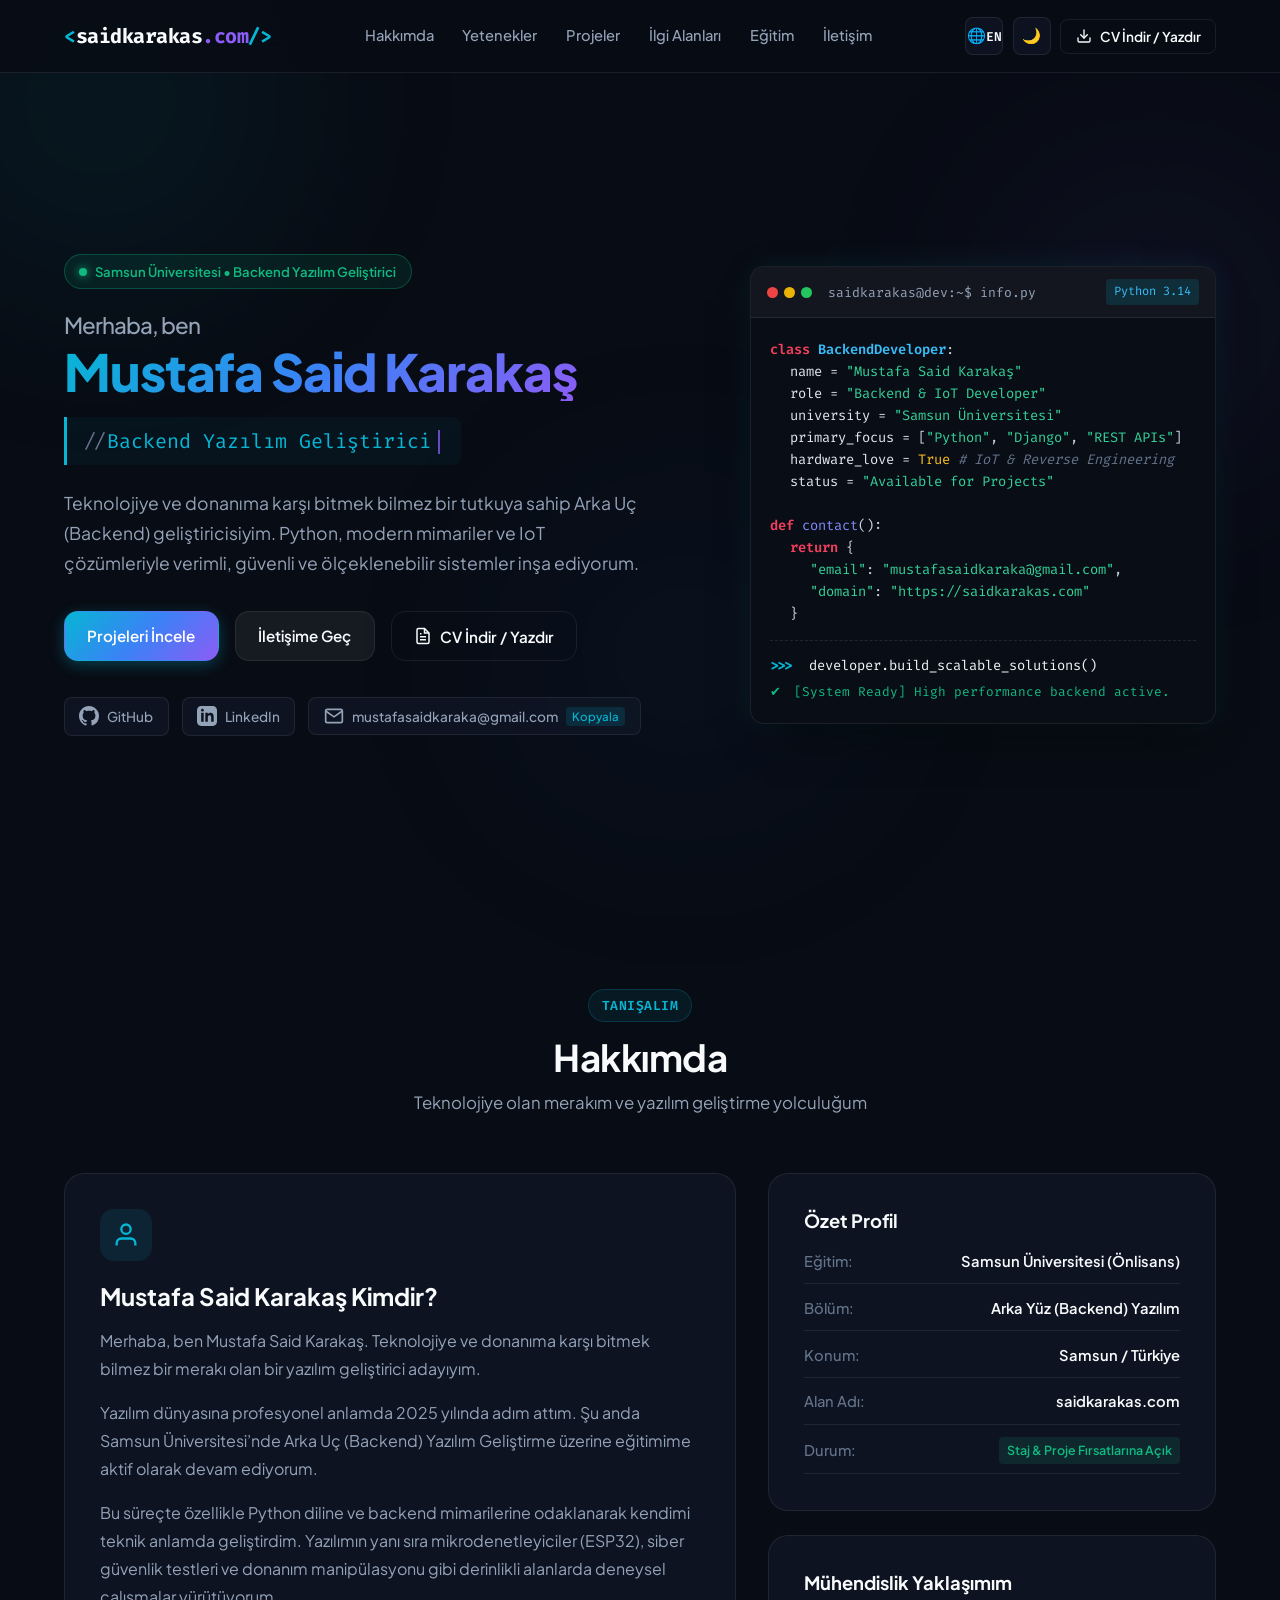
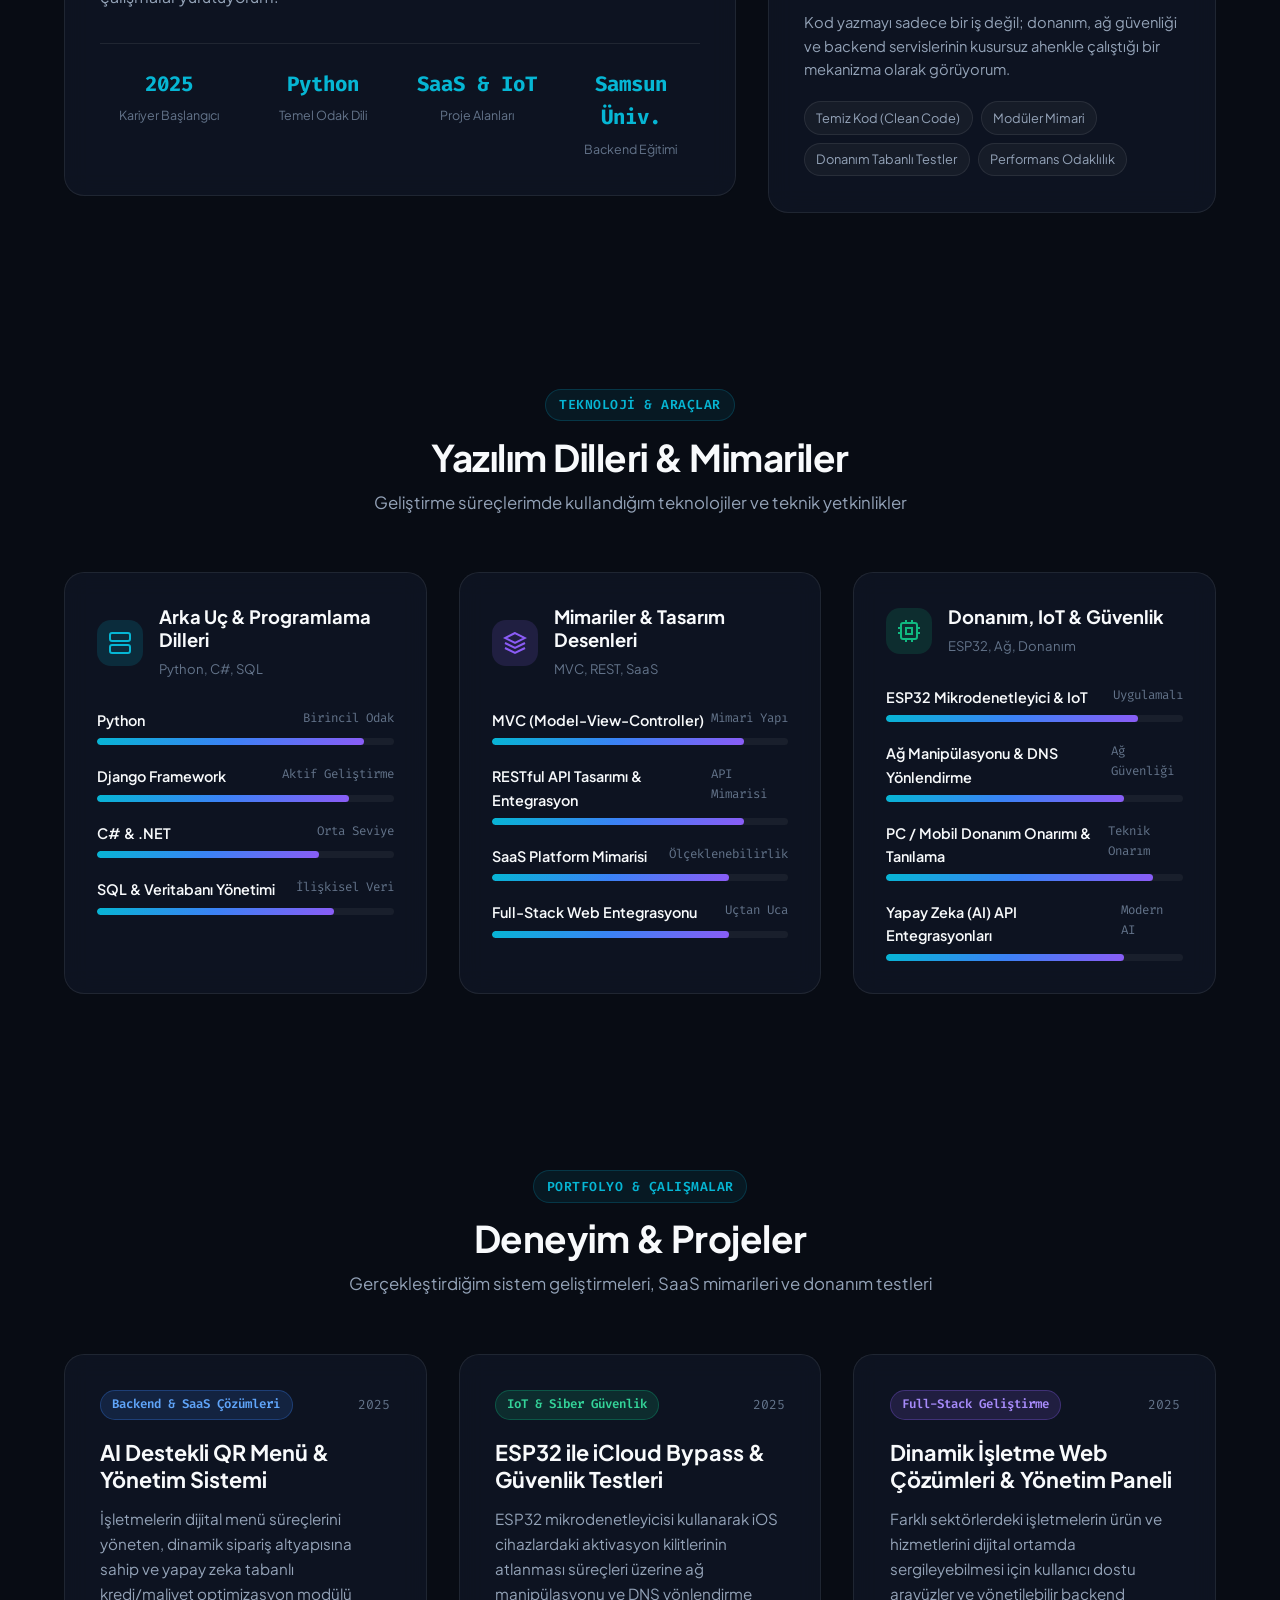
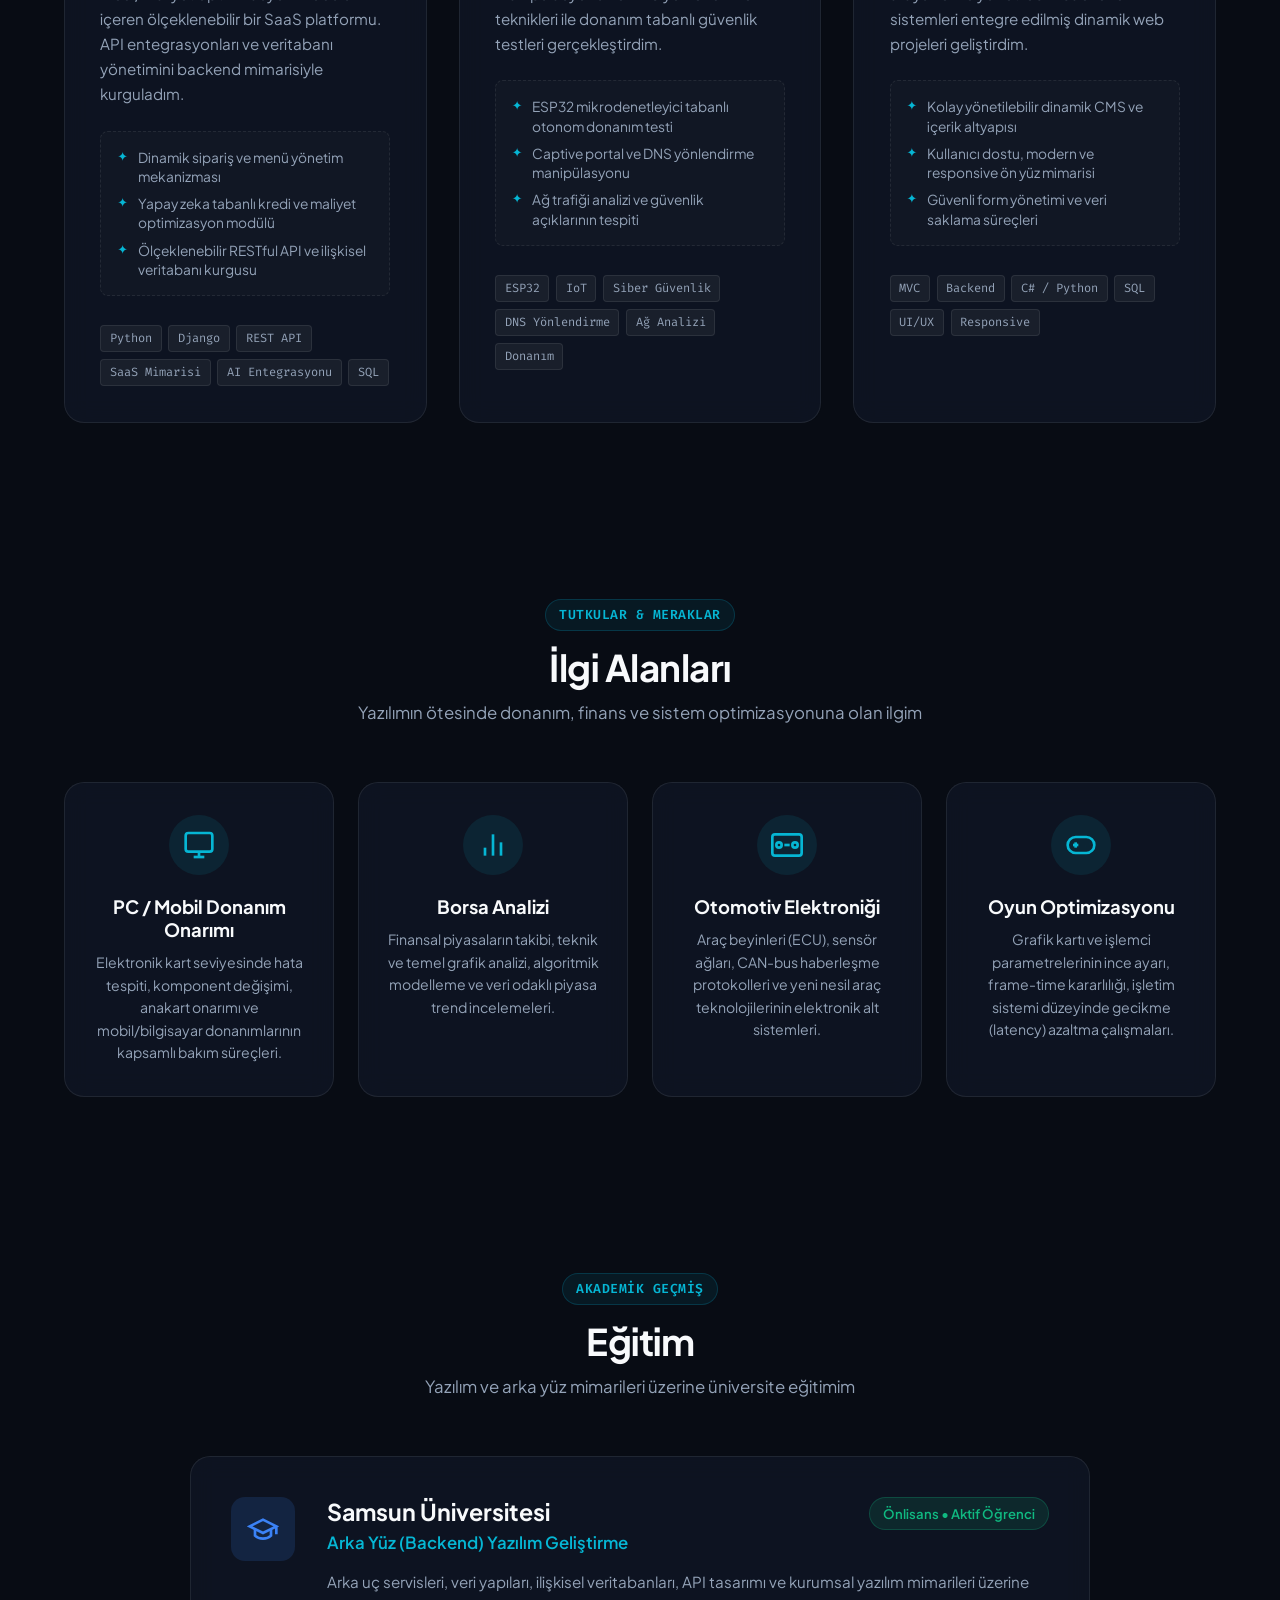
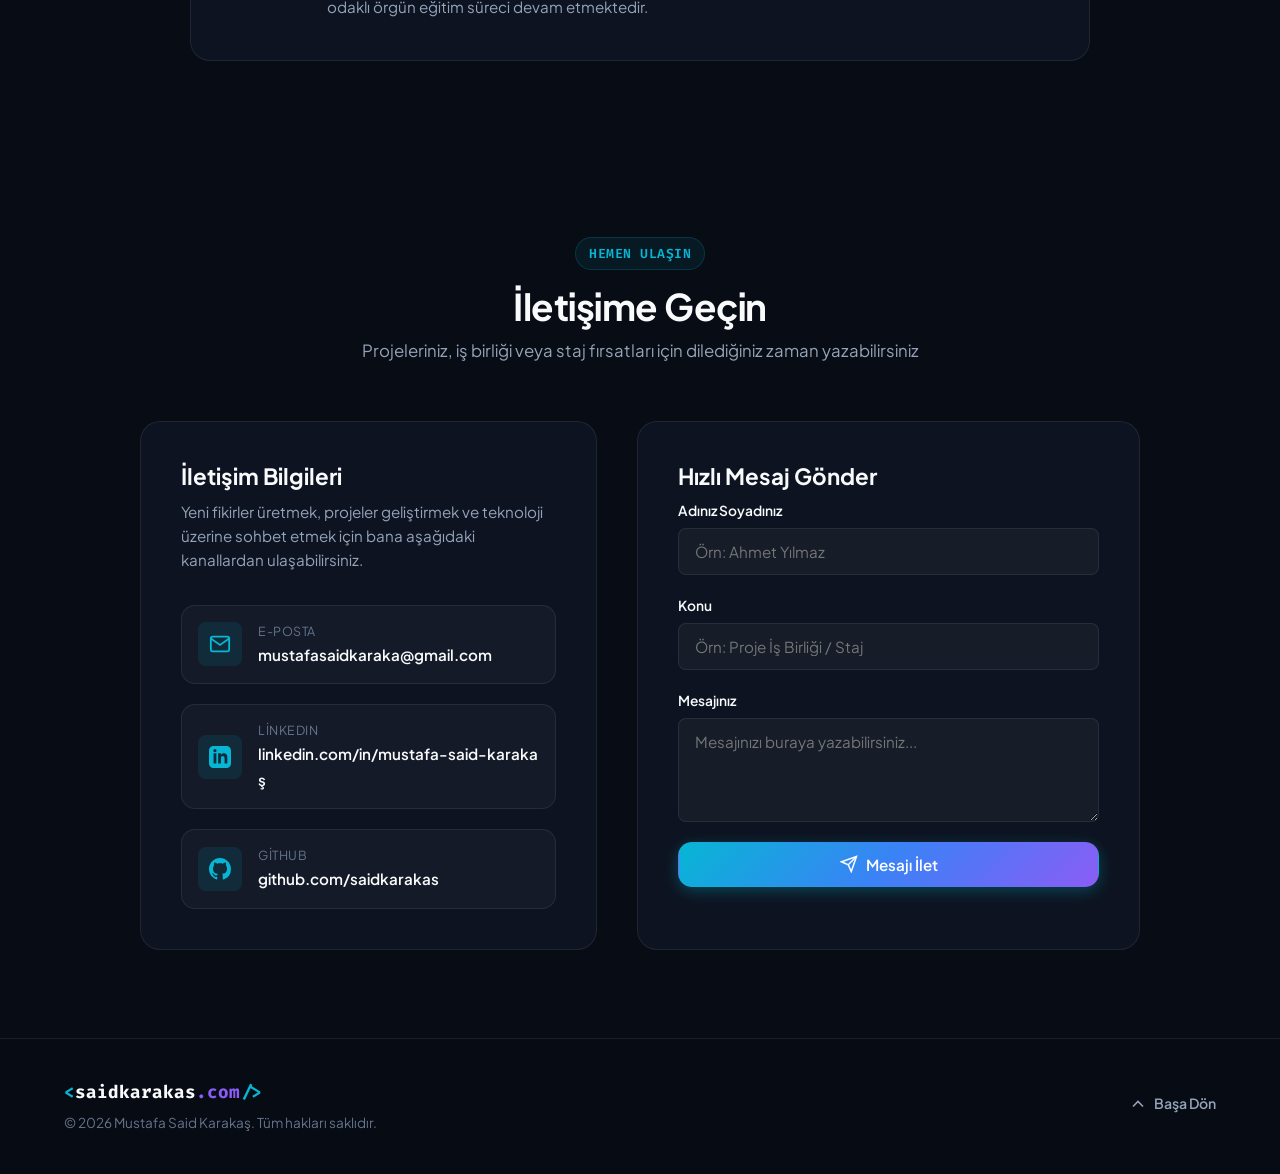
<file: index.html>
<!DOCTYPE html>
<html lang="tr" data-theme="dark">
<head>
  <meta charset="UTF-8">
  <meta name="viewport" content="width=device-width, initial-scale=1.0">
  <title>Mustafa Said Karakaş | Backend Developer &amp; Portfolyo | saidkarakas.com</title>
  <meta name="description" content="Mustafa Said Karakaş (saidkarakas) - Samsun Üniversitesi Backend Yazılım Geliştirici, Python, Django, Donanım &amp; IoT Meraklısı. Kişisel portfolyo ve CV web sitesi.">
  <meta name="keywords" content="Mustafa Said Karakaş, saidkarakas, saidkaraks, said karakas, said karakaş, Backend Developer, Python, Django, Samsun Üniversitesi, IoT, ESP32, Portfolio, CV, saidkarakas.com">
  <meta name="author" content="Mustafa Said Karakaş">
  <meta name="robots" content="index, follow, max-snippet:-1, max-image-preview:large, max-video-preview:-1">
  <link rel="canonical" href="https://saidkarakas.com/">

  <!-- Open Graph / Facebook -->
  <meta property="og:site_name" content="saidkarakas.com">
  <meta property="og:title" content="Mustafa Said Karakaş | Backend Developer &amp; Portfolyo">
  <meta property="og:description" content="Mustafa Said Karakaş (saidkarakas) - Samsun Üniversitesi Backend Yazılım Geliştirici, Python &amp; IoT meraklısı. Kişisel web sitesi.">
  <meta property="og:type" content="website">
  <meta property="og:url" content="https://saidkarakas.com/">
  <meta property="og:locale" content="tr_TR">

  <!-- Twitter Card -->
  <meta name="twitter:card" content="summary">
  <meta name="twitter:title" content="Mustafa Said Karakaş | Backend Developer">
  <meta name="twitter:description" content="Mustafa Said Karakaş (saidkarakas) - Backend Yazılım Geliştirici portfolyo ve CV sitesi.">

  <!-- Schema.org Yapılandırılmış Veri (JSON-LD) -->
  <script type="application/ld+json">
  {
    "@context": "https://schema.org",
    "@graph": [
      {
        "@type": "WebSite",
        "@id": "https://saidkarakas.com/#website",
        "url": "https://saidkarakas.com/",
        "name": "saidkarakas.com",
        "description": "Mustafa Said Karakaş Kişisel Portfolyo ve CV Web Sitesi",
        "publisher": {
          "@id": "https://saidkarakas.com/#person"
        },
        "inLanguage": "tr"
      },
      {
        "@type": "Person",
        "@id": "https://saidkarakas.com/#person",
        "name": "Mustafa Said Karakaş",
        "alternateName": ["saidkarakas", "Said Karakaş", "saidkaraks", "Mustafa Said Karakas"],
        "url": "https://saidkarakas.com/",
        "jobTitle": "Backend Developer",
        "description": "Samsun Üniversitesi Backend Yazılım Geliştirme öğrencisi, Python & IoT geliştiricisi.",
        "alumniOf": {
          "@type": "EducationalOrganization",
          "name": "Samsun Üniversitesi"
        },
        "sameAs": [
          "https://github.com/saidkarakas",
          "https://linkedin.com/in/mustafa-said-karakaş"
        ]
      }
    ]
  }
  </script>

  <!-- Favicon -->
  <link rel="icon" type="image/svg+xml" href="favicon.svg">

  <!-- Google Fonts -->
  <link rel="preconnect" href="https://fonts.googleapis.com">
  <link rel="preconnect" href="https://fonts.gstatic.com" crossorigin>
  <link href="https://fonts.googleapis.com/css2?family=Fira+Code:wght@400;500;600&family=Plus+Jakarta+Sans:wght@300;400;500;600;700;800&display=swap" rel="stylesheet">

  <link rel="stylesheet" href="style.css">
</head>
<body>
  <!-- Ambient background glow elements -->
  <div class="ambient-glow glow-top-left" aria-hidden="true"></div>
  <div class="ambient-glow glow-top-right" aria-hidden="true"></div>
  <div class="ambient-glow glow-bottom-center" aria-hidden="true"></div>

  <!-- Header / Navigation -->
  <header class="navbar" id="navbar">
    <div class="container nav-container">
      <a href="#hero" class="nav-brand" aria-label="Ana Sayfa">
        <span class="brand-bracket">&lt;</span>
        <span class="brand-text">saidkarakas</span>
        <span class="brand-accent">.com</span>
        <span class="brand-bracket">/&gt;</span>
      </a>

      <nav class="nav-links" id="navLinks">
        <a href="#about" class="nav-link" data-i18n="nav.about">Hakkımda</a>
        <a href="#skills" class="nav-link" data-i18n="nav.skills">Yetenekler</a>
        <a href="#projects" class="nav-link" data-i18n="nav.projects">Projeler</a>
        <a href="#interests" class="nav-link" data-i18n="nav.interests">İlgi Alanları</a>
        <a href="#education" class="nav-link" data-i18n="nav.education">Eğitim</a>
        <a href="#contact" class="nav-link" data-i18n="nav.contact">İletişim</a>
      </nav>

      <div class="nav-actions">
        <!-- Dil Değiştirici (TR / EN) -->
        <button id="langToggleBtn" class="action-btn" title="Dili Değiştir / Switch Language" aria-label="Dili Değiştir">
          <span class="btn-icon">🌐</span>
          <span id="langLabel" class="lang-text">EN</span>
        </button>

        <!-- Tema Değiştirici (Dark / Light) -->
        <button id="themeToggleBtn" class="action-btn" title="Karanlık/Aydınlık Mod" aria-label="Tema Modunu Değiştir">
          <span id="themeIcon" class="btn-icon">🌙</span>
        </button>

        <!-- CV Yazdır / PDF İndir -->
        <button id="printCvBtn" class="btn btn-sm btn-outline cv-btn" title="CV Yazdır veya PDF olarak kaydet">
          <svg class="svg-icon" viewBox="0 0 24 24" width="16" height="16" stroke="currentColor" stroke-width="2" fill="none" stroke-linecap="round" stroke-linejoin="round">
            <path d="M21 15v4a2 2 0 0 1-2 2H5a2 2 0 0 1-2-2v-4"></path>
            <polyline points="7 10 12 15 17 10"></polyline>
            <line x1="12" y1="15" x2="12" y2="3"></line>
          </svg>
          <span data-i18n="hero.downloadCv">CV İndir</span>
        </button>

        <!-- Mobil Menü Hamburger -->
        <button id="mobileMenuBtn" class="mobile-toggle-btn" aria-label="Menüyü Aç/Kapat">
          <span></span>
          <span></span>
          <span></span>
        </button>
      </div>
    </div>
  </header>

  <main>
    <!-- HERO SECTION -->
    <section class="hero-section" id="hero">
      <div class="container hero-container">
        <div class="hero-content">
          <div class="status-badge">
            <span class="status-dot"></span>
            <span data-i18n="hero.status">Samsun Üniversitesi • Backend Yazılım Geliştirici</span>
          </div>

          <h1 class="hero-title">
            <span class="greeting" data-i18n="hero.greeting">Merhaba, ben</span>
            <span class="name-gradient">Mustafa Said Karakaş</span>
          </h1>

          <div class="typewriter-box">
            <span class="code-comment">// </span>
            <span class="typewriter-text" id="typewriterText"></span>
            <span class="typewriter-cursor">|</span>
          </div>

          <p class="hero-description" data-i18n="hero.desc">
            Teknolojiye ve donanıma karşı bitmek bilmez bir tutkuya sahip Arka Uç (Backend) geliştiricisiyim. Python, modern mimariler ve IoT çözümleriyle verimli, güvenli ve ölçeklenebilir sistemler inşa ediyorum.
          </p>

          <div class="hero-cta-group">
            <a href="#projects" class="btn btn-primary" data-i18n="hero.btnProjects">
              <span>Projeleri İncele</span>
              <svg class="svg-icon" viewBox="0 0 24 24" width="18" height="18" fill="none" stroke="currentColor" stroke-width="2"><path d="M5 12h14M12 5l7 7-7 7"/></svg>
            </a>
            <a href="#contact" class="btn btn-secondary" data-i18n="hero.btnContact">
              <svg class="svg-icon" viewBox="0 0 24 24" width="18" height="18" fill="none" stroke="currentColor" stroke-width="2"><path d="M4 4h16c1.1 0 2 .9 2 2v12c0 1.1-.9 2-2 2H4c-1.1 0-2-.9-2-2V6c0-1.1.9-2 2-2z"/><polyline points="22,6 12,13 2,6"/></svg>
              <span>İletişime Geç</span>
            </a>
            <button class="btn btn-outline" id="heroPrintCvBtn">
              <svg class="svg-icon" viewBox="0 0 24 24" width="18" height="18" fill="none" stroke="currentColor" stroke-width="2"><path d="M14 2H6a2 2 0 0 0-2 2v16a2 2 0 0 0 2 2h12a2 2 0 0 0 2-2V8z"></path><polyline points="14 2 14 8 20 8"></polyline><line x1="16" y1="13" x2="8" y2="13"></line><line x1="16" y1="17" x2="8" y2="17"></line><polyline points="10 9 9 9 8 9"></polyline></svg>
              <span data-i18n="hero.downloadCv">CV Görüntüle</span>
            </button>
          </div>

          <div class="hero-social-links">
            <a href="https://github.com/saidkarakas" target="_blank" rel="noopener noreferrer" class="social-icon" aria-label="GitHub Profil">
              <svg viewBox="0 0 24 24" width="20" height="20" fill="currentColor"><path d="M12 0C5.37 0 0 5.37 0 12c0 5.31 3.435 9.795 8.205 11.385.6.105.825-.255.825-.57 0-.285-.015-1.23-.015-2.235-3.015.555-3.795-.735-4.035-1.41-.135-.345-.72-1.41-1.23-1.695-.42-.225-1.02-.78-.015-.795.945-.015 1.62.87 1.845 1.23 1.08 1.815 2.805 1.305 3.495.99.105-.78.42-1.305.765-1.605-2.67-.3-5.46-1.335-5.46-5.925 0-1.305.465-2.385 1.23-3.225-.12-.3-.54-1.53.12-3.18 0 0 1.005-.315 3.3 1.23.96-.27 1.98-.405 3-.405s2.04.135 3 .405c2.295-1.56 3.3-1.23 3.3-1.23.66 1.65.24 2.88.12 3.18.765.84 1.23 1.905 1.23 3.225 0 4.605-2.805 5.625-5.475 5.925.435.375.81 1.095.81 2.22 0 1.605-.015 2.895-.015 3.3 0 .315.225.69.825.57A12.02 12.02 0 0024 12c0-6.63-5.37-12-12-12z"/></svg>
              <span>GitHub</span>
            </a>
            <a href="https://linkedin.com/in/mustafa-said-karakaş" target="_blank" rel="noopener noreferrer" class="social-icon" aria-label="LinkedIn Profil">
              <svg viewBox="0 0 24 24" width="20" height="20" fill="currentColor"><path d="M19 0h-14c-2.761 0-5 2.239-5 5v14c0 2.761 2.239 5 5 5h14c2.762 0 5-2.239 5-5v-14c0-2.761-2.238-5-5-5zm-11 19h-3v-11h3v11zm-1.5-12.268c-.966 0-1.75-.79-1.75-1.764s.784-1.764 1.75-1.764 1.75.79 1.75 1.764-.783 1.764-1.75 1.764zm13.5 12.268h-3v-5.604c0-3.368-4-3.113-4 0v5.604h-3v-11h3v1.765c1.396-2.586 7-2.777 7 2.476v6.759z"/></svg>
              <span>LinkedIn</span>
            </a>
            <button class="social-icon copy-email-btn" id="heroCopyEmailBtn" title="E-postayı Kopyala">
              <svg viewBox="0 0 24 24" width="20" height="20" fill="none" stroke="currentColor" stroke-width="2"><path d="M4 4h16c1.1 0 2 .9 2 2v12c0 1.1-.9 2-2 2H4c-1.1 0-2-.9-2-2V6c0-1.1.9-2 2-2z"/><polyline points="22,6 12,13 2,6"/></svg>
              <span id="heroCopyEmailText">mustafasaidkaraka@gmail.com</span>
              <span class="copy-badge" id="heroCopyBadge">Kopyala</span>
            </button>
          </div>
        </div>

        <!-- Hero Interactive Terminal Card -->
        <div class="hero-visual">
          <div class="terminal-card">
            <div class="terminal-header">
              <div class="terminal-dots">
                <span class="dot red"></span>
                <span class="dot yellow"></span>
                <span class="dot green"></span>
              </div>
              <div class="terminal-title">saidkarakas@dev:~$ info.py</div>
              <div class="terminal-badge">Python 3.14</div>
            </div>
            <div class="terminal-body">
              <div class="term-line"><span class="t-keyword">class</span> <span class="t-class">BackendDeveloper</span>:</div>
              <div class="term-line indent-1"><span class="t-prop">name</span> = <span class="t-str">"Mustafa Said Karakaş"</span></div>
              <div class="term-line indent-1"><span class="t-prop">role</span> = <span class="t-str">"Backend & IoT Developer"</span></div>
              <div class="term-line indent-1"><span class="t-prop">university</span> = <span class="t-str">"Samsun Üniversitesi"</span></div>
              <div class="term-line indent-1"><span class="t-prop">primary_focus</span> = [<span class="t-str">"Python"</span>, <span class="t-str">"Django"</span>, <span class="t-str">"REST APIs"</span>]</div>
              <div class="term-line indent-1"><span class="t-prop">hardware_love</span> = <span class="t-bool">True</span>  <span class="t-comment"># IoT & Reverse Engineering</span></div>
              <div class="term-line indent-1"><span class="t-prop">status</span> = <span class="t-str">"Available for Projects"</span></div>
              <div class="term-line"><br></div>
              <div class="term-line"><span class="t-keyword">def</span> <span class="t-func">contact</span>():</div>
              <div class="term-line indent-1"><span class="t-keyword">return</span> {</div>
              <div class="term-line indent-2"><span class="t-str">"email"</span>: <span class="t-str">"mustafasaidkaraka@gmail.com"</span>,</div>
              <div class="term-line indent-2"><span class="t-str">"domain"</span>: <span class="t-str">"https://saidkarakas.com"</span></div>
              <div class="term-line indent-1">}</div>
              <div class="term-prompt">
                <span class="term-arrow">&gt;&gt;&gt;</span>
                <span class="term-run">developer.build_scalable_solutions()</span>
              </div>
              <div class="term-output">
                <span class="output-check">✔</span> [System Ready] High performance backend active.
              </div>
            </div>
          </div>
        </div>
      </div>
    </section>

    <!-- ABOUT SECTION -->
    <section class="section about-section" id="about">
      <div class="container">
        <div class="section-header">
          <div class="section-tag" data-i18n="about.tag">Tanışalım</div>
          <h2 class="section-title" data-i18n="about.title">Hakkımda</h2>
          <p class="section-subtitle" data-i18n="about.subtitle">Teknolojiye olan merakım ve yazılım geliştirme yolculuğum</p>
        </div>

        <div class="about-grid">
          <div class="about-card main-bio-card">
            <div class="card-icon-badge">
              <svg viewBox="0 0 24 24" width="28" height="28" fill="none" stroke="currentColor" stroke-width="2"><path d="M20 21v-2a4 4 0 0 0-4-4H8a4 4 0 0 0-4 4v2"></path><circle cx="12" cy="7" r="4"></circle></svg>
            </div>
            <h3 class="about-heading" data-i18n="about.cardHeading">Mustafa Said Karakaş Kimdir?</h3>
            <p class="about-text" data-i18n="about.p1">
              Merhaba, ben <strong>Mustafa Said Karakaş</strong>. Teknolojiye ve donanıma karşı bitmek bilmez bir merakı olan bir yazılım geliştirici adayıyım. 
            </p>
            <p class="about-text" data-i18n="about.p2">
              Yazılım dünyasına profesyonel anlamda <strong>2025 yılında</strong> adım attım. Şu anda <strong>Samsun Üniversitesi’nde</strong> Arka Uç (Backend) Yazılım Geliştirme üzerine eğitimime aktif olarak devam ediyorum.
            </p>
            <p class="about-text" data-i18n="about.p3">
              Bu süreçte özellikle <strong>Python</strong> diline ve backend mimarilerine odaklanarak kendimi teknik anlamda geliştirdim. Yazılımın yanı sıra mikrodenetleyiciler (ESP32), siber güvenlik testleri ve donanım manipülasyonu gibi derinlikli alanlarda deneysel ve uygulamalı çalışmalar yürütüyorum.
            </p>

            <div class="highlights-row">
              <div class="highlight-item">
                <span class="hl-number">2025</span>
                <span class="hl-label" data-i18n="about.stat1">Kariyer Başlangıcı</span>
              </div>
              <div class="highlight-item">
                <span class="hl-number">Python</span>
                <span class="hl-label" data-i18n="about.stat2">Temel Odak Dili</span>
              </div>
              <div class="highlight-item">
                <span class="hl-number">SaaS & IoT</span>
                <span class="hl-label" data-i18n="about.stat3">Proje Alanları</span>
              </div>
              <div class="highlight-item">
                <span class="hl-number">Samsun Üniv.</span>
                <span class="hl-label" data-i18n="about.stat4">Backend Eğitimi</span>
              </div>
            </div>
          </div>

          <div class="about-sidebar">
            <div class="quick-info-card">
              <h4 class="quick-title" data-i18n="about.quickTitle">Özet Profil</h4>
              <ul class="quick-list">
                <li>
                  <span class="q-label" data-i18n="about.qEdu">Eğitim:</span>
                  <span class="q-val">Samsun Üniversitesi (Önlisans)</span>
                </li>
                <li>
                  <span class="q-label" data-i18n="about.qProg">Bölüm:</span>
                  <span class="q-val">Arka Yüz (Backend) Yazılım</span>
                </li>
                <li>
                  <span class="q-label" data-i18n="about.qLocation">Konum:</span>
                  <span class="q-val">Samsun / Türkiye</span>
                </li>
                <li>
                  <span class="q-label" data-i18n="about.qDomain">Alan Adı:</span>
                  <span class="q-val"><a href="https://saidkarakas.com">saidkarakas.com</a></span>
                </li>
                <li>
                  <span class="q-label" data-i18n="about.qStatus">Durum:</span>
                  <span class="q-val badge-available" data-i18n="about.qAvailable">Staj & Proje Fırsatlarına Açık</span>
                </li>
              </ul>
            </div>

            <div class="architecture-focus-card">
              <h4 class="quick-title" data-i18n="about.focusTitle">Mühendislik Yaklaşımım</h4>
              <p class="focus-desc" data-i18n="about.focusDesc">
                Kod yazmayı sadece bir iş değil; donanım, ağ güvenliği ve backend servislerinin kusursuz ahenkle çalıştığı bir mekanizma olarak görüyorum.
              </p>
              <div class="pill-group">
                <span class="tech-pill">Temiz Kod (Clean Code)</span>
                <span class="tech-pill">Modüler Mimari</span>
                <span class="tech-pill">Donanım Tabanlı Testler</span>
                <span class="tech-pill">Performans Odaklılık</span>
              </div>
            </div>
          </div>
        </div>
      </div>
    </section>

    <!-- SKILLS SECTION -->
    <section class="section skills-section" id="skills">
      <div class="container">
        <div class="section-header">
          <div class="section-tag" data-i18n="skills.tag">Teknoloji & Araçlar</div>
          <h2 class="section-title" data-i18n="skills.title">Yazılım Dilleri & Mimariler</h2>
          <p class="section-subtitle" data-i18n="skills.subtitle">Geliştirme süreçlerimde kullandığım teknolojiler ve teknik yetkinlikler</p>
        </div>

        <div class="skills-grid">
          <!-- Skill Card 1: Backend & Diller -->
          <div class="skill-category-card">
            <div class="skill-cat-header">
              <div class="cat-icon cat-backend">
                <svg viewBox="0 0 24 24" width="24" height="24" fill="none" stroke="currentColor" stroke-width="2"><rect x="2" y="2" width="20" height="8" rx="2" ry="2"></rect><rect x="2" y="14" width="20" height="8" rx="2" ry="2"></rect><line x1="6" y1="6" x2="6.01" y2="6"></line><line x1="6" y1="18" x2="6.01" y2="18"></line></svg>
              </div>
              <div>
                <h3 class="cat-name" data-i18n="skills.catBackend">Arka Uç & Programlama Dilleri</h3>
                <span class="cat-count">Python, C#, SQL</span>
              </div>
            </div>

            <div class="skill-items-list">
              <div class="skill-item">
                <div class="skill-info">
                  <span class="skill-name">Python</span>
                  <span class="skill-level" data-i18n="skills.primaryLevel">Birincil Odak</span>
                </div>
                <div class="progress-bar-bg">
                  <div class="progress-bar-fill" style="width: 90%;"></div>
                </div>
              </div>

              <div class="skill-item">
                <div class="skill-info">
                  <span class="skill-name">Django Framework</span>
                  <span class="skill-level" data-i18n="skills.advancedLevel">Aktif Geliştirme</span>
                </div>
                <div class="progress-bar-bg">
                  <div class="progress-bar-fill" style="width: 85%;"></div>
                </div>
              </div>

              <div class="skill-item">
                <div class="skill-info">
                  <span class="skill-name">C# & .NET</span>
                  <span class="skill-level">Orta Seviye</span>
                </div>
                <div class="progress-bar-bg">
                  <div class="progress-bar-fill" style="width: 75%;"></div>
                </div>
              </div>

              <div class="skill-item">
                <div class="skill-info">
                  <span class="skill-name">SQL & Veritabanı Yönetimi</span>
                  <span class="skill-level">İlişkisel Veri</span>
                </div>
                <div class="progress-bar-bg">
                  <div class="progress-bar-fill" style="width: 80%;"></div>
                </div>
              </div>
            </div>
          </div>

          <!-- Skill Card 2: Mimariler & Prensipler -->
          <div class="skill-category-card">
            <div class="skill-cat-header">
              <div class="cat-icon cat-arch">
                <svg viewBox="0 0 24 24" width="24" height="24" fill="none" stroke="currentColor" stroke-width="2"><polygon points="12 2 2 7 12 12 22 7 12 2"></polygon><polyline points="2 17 12 22 22 17"></polyline><polyline points="2 12 12 17 22 12"></polyline></svg>
              </div>
              <div>
                <h3 class="cat-name" data-i18n="skills.catArch">Mimariler & Tasarım Desenleri</h3>
                <span class="cat-count">MVC, REST, SaaS</span>
              </div>
            </div>

            <div class="skill-items-list">
              <div class="skill-item">
                <div class="skill-info">
                  <span class="skill-name">MVC (Model-View-Controller)</span>
                  <span class="skill-level">Mimari Yapı</span>
                </div>
                <div class="progress-bar-bg">
                  <div class="progress-bar-fill" style="width: 85%;"></div>
                </div>
              </div>

              <div class="skill-item">
                <div class="skill-info">
                  <span class="skill-name">RESTful API Tasarımı & Entegrasyon</span>
                  <span class="skill-level">API Mimarisi</span>
                </div>
                <div class="progress-bar-bg">
                  <div class="progress-bar-fill" style="width: 85%;"></div>
                </div>
              </div>

              <div class="skill-item">
                <div class="skill-info">
                  <span class="skill-name">SaaS Platform Mimarisi</span>
                  <span class="skill-level">Ölçeklenebilirlik</span>
                </div>
                <div class="progress-bar-bg">
                  <div class="progress-bar-fill" style="width: 80%;"></div>
                </div>
              </div>

              <div class="skill-item">
                <div class="skill-info">
                  <span class="skill-name">Full-Stack Web Entegrasyonu</span>
                  <span class="skill-level">Uçtan Uca</span>
                </div>
                <div class="progress-bar-bg">
                  <div class="progress-bar-fill" style="width: 80%;"></div>
                </div>
              </div>
            </div>
          </div>

          <!-- Skill Card 3: Donanım & Siber Güvenlik Testleri -->
          <div class="skill-category-card">
            <div class="skill-cat-header">
              <div class="cat-icon cat-hardware">
                <svg viewBox="0 0 24 24" width="24" height="24" fill="none" stroke="currentColor" stroke-width="2"><rect x="4" y="4" width="16" height="16" rx="2" ry="2"></rect><rect x="9" y="9" width="6" height="6"></rect><line x1="9" y1="1" x2="9" y2="4"></line><line x1="15" y1="1" x2="15" y2="4"></line><line x1="9" y1="20" x2="9" y2="23"></line><line x1="15" y1="20" x2="15" y2="23"></line><line x1="20" y1="9" x2="23" y2="9"></line><line x1="20" y1="14" x2="23" y2="14"></line><line x1="1" y1="9" x2="4" y2="9"></line><line x1="1" y1="14" x2="4" y2="14"></line></svg>
              </div>
              <div>
                <h3 class="cat-name" data-i18n="skills.catIot">Donanım, IoT & Güvenlik</h3>
                <span class="cat-count">ESP32, Ağ, Donanım</span>
              </div>
            </div>

            <div class="skill-items-list">
              <div class="skill-item">
                <div class="skill-info">
                  <span class="skill-name">ESP32 Mikrodenetleyici & IoT</span>
                  <span class="skill-level">Uygulamalı</span>
                </div>
                <div class="progress-bar-bg">
                  <div class="progress-bar-fill" style="width: 85%;"></div>
                </div>
              </div>

              <div class="skill-item">
                <div class="skill-info">
                  <span class="skill-name">Ağ Manipülasyonu & DNS Yönlendirme</span>
                  <span class="skill-level">Ağ Güvenliği</span>
                </div>
                <div class="progress-bar-bg">
                  <div class="progress-bar-fill" style="width: 80%;"></div>
                </div>
              </div>

              <div class="skill-item">
                <div class="skill-info">
                  <span class="skill-name">PC / Mobil Donanım Onarımı & Tanılama</span>
                  <span class="skill-level">Teknik Onarım</span>
                </div>
                <div class="progress-bar-bg">
                  <div class="progress-bar-fill" style="width: 90%;"></div>
                </div>
              </div>

              <div class="skill-item">
                <div class="skill-info">
                  <span class="skill-name">Yapay Zeka (AI) API Entegrasyonları</span>
                  <span class="skill-level">Modern AI</span>
                </div>
                <div class="progress-bar-bg">
                  <div class="progress-bar-fill" style="width: 80%;"></div>
                </div>
              </div>
            </div>
          </div>
        </div>
      </div>
    </section>

    <!-- PROJECTS & EXPERIENCE SECTION -->
    <section class="section projects-section" id="projects">
      <div class="container">
        <div class="section-header">
          <div class="section-tag" data-i18n="projects.tag">Portfolyo & Çalışmalar</div>
          <h2 class="section-title" data-i18n="projects.title">Deneyim & Projeler</h2>
          <p class="section-subtitle" data-i18n="projects.subtitle">Gerçekleştirdiğim sistem geliştirmeleri, SaaS mimarileri ve donanım testleri</p>
        </div>

        <div class="projects-grid">
          <!-- Proje 1: AI Destekli QR Menü & SaaS Platformu -->
          <article class="project-card featured-project">
            <div class="project-card-header">
              <div class="project-badge badge-saas">Backend & SaaS Çözümleri</div>
              <span class="project-year">2025</span>
            </div>
            <div class="project-body">
              <h3 class="project-title" data-i18n="projects.p1.title">AI Destekli QR Menü & Yönetim Sistemi</h3>
              <p class="project-description" data-i18n="projects.p1.desc">
                İşletmelerin dijital menü süreçlerini yöneten, dinamik sipariş altyapısına sahip ve yapay zeka tabanlı kredi/maliyet optimizasyon modülü içeren ölçeklenebilir bir SaaS platformu. API entegrasyonları ve veritabanı yönetimini backend mimarisiyle sıfırdan kurgulandı.
              </p>
              
              <div class="project-features">
                <div class="p-feature">
                  <span class="feature-bullet">✦</span>
                  <span data-i18n="projects.p1.f1">Dinamik sipariş ve menü yönetim mekanizması</span>
                </div>
                <div class="p-feature">
                  <span class="feature-bullet">✦</span>
                  <span data-i18n="projects.p1.f2">Yapay zeka tabanlı kredi ve maliyet optimizasyon modülü</span>
                </div>
                <div class="p-feature">
                  <span class="feature-bullet">✦</span>
                  <span data-i18n="projects.p1.f3">Ölçeklenebilir RESTful API ve ilişkisel veritabanı kurgusu</span>
                </div>
              </div>

              <div class="project-tags">
                <span class="tag">Python</span>
                <span class="tag">Django</span>
                <span class="tag">REST API</span>
                <span class="tag">SaaS Mimarisi</span>
                <span class="tag">AI Entegrasyonu</span>
                <span class="tag">SQL</span>
              </div>
            </div>
          </article>

          <!-- Proje 2: ESP32 ile iCloud Bypass & Güvenlik Testleri -->
          <article class="project-card">
            <div class="project-card-header">
              <div class="project-badge badge-iot">IoT & Siber Güvenlik</div>
              <span class="project-year">2025</span>
            </div>
            <div class="project-body">
              <h3 class="project-title" data-i18n="projects.p2.title">ESP32 ile iCloud Bypass & Güvenlik Testleri</h3>
              <p class="project-description" data-i18n="projects.p2.desc">
                ESP32 mikrodenetleyicisi kullanarak iOS cihazlardaki aktivasyon kilitlerinin atlanması süreçleri üzerine ağ manipülasyonu ve DNS yönlendirme teknikleri ile donanım tabanlı güvenlik testleri gerçekleştirildi.
              </p>
              
              <div class="project-features">
                <div class="p-feature">
                  <span class="feature-bullet">✦</span>
                  <span data-i18n="projects.p2.f1">ESP32 mikrodenetleyici tabanlı otonom donanım testi</span>
                </div>
                <div class="p-feature">
                  <span class="feature-bullet">✦</span>
                  <span data-i18n="projects.p2.f2">Captive portal ve DNS yönlendirme manipülasyonu</span>
                </div>
                <div class="p-feature">
                  <span class="feature-bullet">✦</span>
                  <span data-i18n="projects.p2.f3">Ağ trafiği analizi ve güvenlik açıklarının tespiti</span>
                </div>
              </div>

              <div class="project-tags">
                <span class="tag">ESP32</span>
                <span class="tag">IoT</span>
                <span class="tag">Siber Güvenlik</span>
                <span class="tag">DNS Yönlendirme</span>
                <span class="tag">Ağ Analizi</span>
                <span class="tag">Donanım</span>
              </div>
            </div>
          </article>

          <!-- Proje 3: Full-Stack Geliştirme -->
          <article class="project-card">
            <div class="project-card-header">
              <div class="project-badge badge-web">Full-Stack Geliştirme</div>
              <span class="project-year">2025</span>
            </div>
            <div class="project-body">
              <h3 class="project-title" data-i18n="projects.p3.title">Dinamik İşletme Web Çözümleri & Yönetim Paneli</h3>
              <p class="project-description" data-i18n="projects.p3.desc">
                Farklı sektörlerdeki işletmelerin ürün ve hizmetlerini dijital ortamda sergileyebilmesi için kullanıcı dostu arayüzler ve yönetilebilir backend sistemleri entegre edilmiş dinamik web projeleri geliştirildi.
              </p>
              
              <div class="project-features">
                <div class="p-feature">
                  <span class="feature-bullet">✦</span>
                  <span data-i18n="projects.p3.f1">Kolay yönetilebilir dinamik CMS ve içerik altyapısı</span>
                </div>
                <div class="p-feature">
                  <span class="feature-bullet">✦</span>
                  <span data-i18n="projects.p3.f2">Kullanıcı dostu, modern ve responsive ön yüz mimarisi</span>
                </div>
                <div class="p-feature">
                  <span class="feature-bullet">✦</span>
                  <span data-i18n="projects.p3.f3">Güvenli form yönetimi ve veri saklama süreçleri</span>
                </div>
              </div>

              <div class="project-tags">
                <span class="tag">MVC</span>
                <span class="tag">Backend</span>
                <span class="tag">C# / Python</span>
                <span class="tag">SQL</span>
                <span class="tag">UI/UX</span>
                <span class="tag">Responsive</span>
              </div>
            </div>
          </article>
        </div>
      </div>
    </section>

    <!-- INTERESTS SECTION -->
    <section class="section interests-section" id="interests">
      <div class="container">
        <div class="section-header">
          <div class="section-tag" data-i18n="interests.tag">Tutkular & Meraklar</div>
          <h2 class="section-title" data-i18n="interests.title">İlgi Alanları</h2>
          <p class="section-subtitle" data-i18n="interests.subtitle">Yazılımın ötesinde donanım, finans ve sistem optimizasyonuna olan ilgim</p>
        </div>

        <div class="interests-grid">
          <!-- İlgi 1: PC/Mobil Donanım Onarımı -->
          <div class="interest-box">
            <div class="interest-icon-wrap">
              <svg viewBox="0 0 24 24" width="32" height="32" fill="none" stroke="currentColor" stroke-width="2"><rect x="2" y="3" width="20" height="14" rx="2" ry="2"></rect><line x1="8" y1="21" x2="16" y2="21"></line><line x1="12" y1="17" x2="12" y2="21"></line></svg>
            </div>
            <h3 class="interest-title" data-i18n="interests.i1.title">PC / Mobil Donanım Onarımı</h3>
            <p class="interest-text" data-i18n="interests.i1.desc">
              Elektronik kart seviyesinde hata tespiti, komponent değişimi, anakart onarımı ve mobil/bilgisayar donanımlarının kapsamlı bakım süreçleri.
            </p>
          </div>

          <!-- İlgi 2: Borsa Analizi -->
          <div class="interest-box">
            <div class="interest-icon-wrap">
              <svg viewBox="0 0 24 24" width="32" height="32" fill="none" stroke="currentColor" stroke-width="2"><line x1="18" y1="20" x2="18" y2="10"></line><line x1="12" y1="20" x2="12" y2="4"></line><line x1="6" y1="20" x2="6" y2="14"></line></svg>
            </div>
            <h3 class="interest-title" data-i18n="interests.i2.title">Borsa Analizi</h3>
            <p class="interest-text" data-i18n="interests.i2.desc">
              Finansal piyasaların takibi, teknik ve temel grafik analizi, algoritmik modelleme ve veri odaklı piyasa trend incelemeleri.
            </p>
          </div>

          <!-- İlgi 3: Otomotiv Elektroniği -->
          <div class="interest-box">
            <div class="interest-icon-wrap">
              <svg viewBox="0 0 24 24" width="32" height="32" fill="none" stroke="currentColor" stroke-width="2"><rect x="1" y="4" width="22" height="16" rx="2" ry="2"></rect><circle cx="6" cy="12" r="2"></circle><circle cx="18" cy="12" r="2"></circle><path d="M10 12h4"></path></svg>
            </div>
            <h3 class="interest-title" data-i18n="interests.i3.title">Otomotiv Elektroniği</h3>
            <p class="interest-text" data-i18n="interests.i3.desc">
              Araç beyinleri (ECU), sensör ağları, CAN-bus haberleşme protokolleri ve yeni nesil araç teknolojilerinin elektronik alt sistemleri.
            </p>
          </div>

          <!-- İlgi 4: Oyun Optimizasyonu -->
          <div class="interest-box">
            <div class="interest-icon-wrap">
              <svg viewBox="0 0 24 24" width="32" height="32" fill="none" stroke="currentColor" stroke-width="2"><line x1="6" y1="12" x2="10" y2="12"></line><line x1="8" y1="10" x2="8" y2="14"></line><line x1="15" y1="13" x2="15.01" y2="13"></line><line x1="18" y1="11" x2="18.01" y2="11"></line><rect x="2" y="6" width="20" height="12" rx="6"></rect></svg>
            </div>
            <h3 class="interest-title" data-i18n="interests.i4.title">Oyun Optimizasyonu</h3>
            <p class="interest-text" data-i18n="interests.i4.desc">
              Grafik kartı ve işlemci parametrelerinin ince ayarı, frame-time kararlılığı, işletim sistemi düzeyinde gecikme (latency) azaltma çalışmaları.
            </p>
          </div>
        </div>
      </div>
    </section>

    <!-- EDUCATION SECTION -->
    <section class="section education-section" id="education">
      <div class="container">
        <div class="section-header">
          <div class="section-tag" data-i18n="edu.tag">Akademik Geçmiş</div>
          <h2 class="section-title" data-i18n="edu.title">Eğitim</h2>
          <p class="section-subtitle" data-i18n="edu.subtitle">Yazılım ve arka yüz mimarileri üzerine üniversite eğitimim</p>
        </div>

        <div class="education-card">
          <div class="edu-logo-badge">
            <svg viewBox="0 0 24 24" width="32" height="32" fill="none" stroke="currentColor" stroke-width="2"><path d="M22 10v6M2 10l10-5 10 5-10 5z"></path><path d="M6 12v5c3 3 9 3 12 0v-5"></path></svg>
          </div>
          <div class="edu-details">
            <div class="edu-top">
              <div>
                <h3 class="edu-school" data-i18n="edu.school">Samsun Üniversitesi</h3>
                <span class="edu-program" data-i18n="edu.program">Arka Yüz (Backend) Yazılım Geliştirme</span>
              </div>
              <div class="edu-badge" data-i18n="edu.badge">Önlisans • Aktif Öğrenci</div>
            </div>
            <p class="edu-desc" data-i18n="edu.desc">
              Arka uç servisleri, veri yapıları, ilişkisel veritabanları, API tasarımı ve kurumsal yazılım mimarileri üzerine odaklı örgün eğitim süreci devam etmektedir.
            </p>
          </div>
        </div>
      </div>
    </section>

    <!-- CONTACT SECTION -->
    <section class="section contact-section" id="contact">
      <div class="container">
        <div class="section-header">
          <div class="section-tag" data-i18n="contact.tag">Hemen Ulaşın</div>
          <h2 class="section-title" data-i18n="contact.title">İletişime Geçin</h2>
          <p class="section-subtitle" data-i18n="contact.subtitle">Projeleriniz, iş birliği veya staj fırsatları için dilediğiniz zaman yazabilirsiniz</p>
        </div>

        <div class="contact-grid">
          <!-- İletişim Kanalları Kartı -->
          <div class="contact-info-card">
            <h3 class="contact-card-title" data-i18n="contact.channelsTitle">İletişim Bilgileri</h3>
            <p class="contact-card-desc" data-i18n="contact.channelsDesc">
              Yeni fikirler üretmek, projeler geliştirmek ve teknoloji üzerine sohbet etmek için bana aşağıdaki kanallardan ulaşabilirsiniz.
            </p>

            <div class="contact-items">
              <a href="mailto:mustafasaidkaraka@gmail.com" class="contact-row">
                <div class="contact-icon">
                  <svg viewBox="0 0 24 24" width="22" height="22" fill="none" stroke="currentColor" stroke-width="2"><path d="M4 4h16c1.1 0 2 .9 2 2v12c0 1.1-.9 2-2 2H4c-1.1 0-2-.9-2-2V6c0-1.1.9-2 2-2z"/><polyline points="22,6 12,13 2,6"/></svg>
                </div>
                <div>
                  <span class="c-title" data-i18n="contact.emailLabel">E-Posta</span>
                  <span class="c-val">mustafasaidkaraka@gmail.com</span>
                </div>
              </a>

              <a href="https://linkedin.com/in/mustafa-said-karakaş" target="_blank" rel="noopener noreferrer" class="contact-row">
                <div class="contact-icon">
                  <svg viewBox="0 0 24 24" width="22" height="22" fill="currentColor"><path d="M19 0h-14c-2.761 0-5 2.239-5 5v14c0 2.761 2.239 5 5 5h14c2.762 0 5-2.239 5-5v-14c0-2.761-2.238-5-5-5zm-11 19h-3v-11h3v11zm-1.5-12.268c-.966 0-1.75-.79-1.75-1.764s.784-1.764 1.75-1.764 1.75.79 1.75 1.764-.783 1.764-1.75 1.764zm13.5 12.268h-3v-5.604c0-3.368-4-3.113-4 0v5.604h-3v-11h3v1.765c1.396-2.586 7-2.777 7 2.476v6.759z"/></svg>
                </div>
                <div>
                  <span class="c-title">LinkedIn</span>
                  <span class="c-val">linkedin.com/in/mustafa-said-karakaş</span>
                </div>
              </a>

              <a href="https://github.com/saidkarakas" target="_blank" rel="noopener noreferrer" class="contact-row">
                <div class="contact-icon">
                  <svg viewBox="0 0 24 24" width="22" height="22" fill="currentColor"><path d="M12 0C5.37 0 0 5.37 0 12c0 5.31 3.435 9.795 8.205 11.385.6.105.825-.255.825-.57 0-.285-.015-1.23-.015-2.235-3.015.555-3.795-.735-4.035-1.41-.135-.345-.72-1.41-1.23-1.695-.42-.225-1.02-.78-.015-.795.945-.015 1.62.87 1.845 1.23 1.08 1.815 2.805 1.305 3.495.99.105-.78.42-1.305.765-1.605-2.67-.3-5.46-1.335-5.46-5.925 0-1.305.465-2.385 1.23-3.225-.12-.3-.54-1.53.12-3.18 0 0 1.005-.315 3.3 1.23.96-.27 1.98-.405 3-.405s2.04.135 3 .405c2.295-1.56 3.3-1.23 3.3-1.23.66 1.65.24 2.88.12 3.18.765.84 1.23 1.905 1.23 3.225 0 4.605-2.805 5.625-5.475 5.925.435.375.81 1.095.81 2.22 0 1.605-.015 2.895-.015 3.3 0 .315.225.69.825.57A12.02 12.02 0 0024 12c0-6.63-5.37-12-12-12z"/></svg>
                </div>
                <div>
                  <span class="c-title">GitHub</span>
                  <span class="c-val">github.com/saidkarakas</span>
                </div>
              </a>
            </div>
          </div>

          <!-- Hızlı Mesaj Formu (Doğrudan mailto tetikler) -->
          <div class="contact-form-card">
            <h3 class="contact-card-title" data-i18n="contact.formTitle">Hızlı Mesaj Gönder</h3>
            <form id="contactForm" class="contact-form">
              <div class="form-group">
                <label for="senderName" data-i18n="contact.formName">Adınız Soyadınız</label>
                <input type="text" id="senderName" required placeholder="Örn: Ahmet Yılmaz">
              </div>

              <div class="form-group">
                <label for="senderSubject" data-i18n="contact.formSubject">Konu</label>
                <input type="text" id="senderSubject" required placeholder="Örn: Proje İş Birliği / Staj">
              </div>

              <div class="form-group">
                <label for="senderMessage" data-i18n="contact.formMessage">Mesajınız</label>
                <textarea id="senderMessage" rows="4" required placeholder="Mesajınızı buraya yazabilirsiniz..."></textarea>
              </div>

              <button type="submit" class="btn btn-primary btn-block" id="sendFormBtn">
                <svg class="svg-icon" viewBox="0 0 24 24" width="18" height="18" fill="none" stroke="currentColor" stroke-width="2"><line x1="22" y1="2" x2="11" y2="13"></line><polygon points="22 2 15 22 11 13 2 9 22 2"></polygon></svg>
                <span data-i18n="contact.sendBtn">Mesajı İlet</span>
              </button>
            </form>
          </div>
        </div>
      </div>
    </section>
  </main>

  <!-- FOOTER -->
  <footer class="footer">
    <div class="container footer-container">
      <div class="footer-left">
        <a href="#hero" class="footer-brand">
          <span class="brand-bracket">&lt;</span>saidkarakas<span class="brand-accent">.com</span><span class="brand-bracket">/&gt;</span>
        </a>
        <p class="footer-copy">
          © <span id="currentYear">2026</span> Mustafa Said Karakaş. <span data-i18n="footer.rights">Tüm hakları saklıdır.</span>
        </p>
      </div>
      <div class="footer-right">
        <a href="#hero" class="back-to-top" title="Yukarı Çık" aria-label="Yukarı Çık">
          <svg viewBox="0 0 24 24" width="20" height="20" fill="none" stroke="currentColor" stroke-width="2"><polyline points="18 15 12 9 6 15"></polyline></svg>
          <span data-i18n="footer.top">Başa Dön</span>
        </a>
      </div>
    </div>
  </footer>

  <script src="script.js"></script>
</body>
</html>
</file>
<file: style.css>
/* ==========================================================================
   MUSTAFA SAİD KARAKAŞ - PORTFOLIO & CV DESIGN SYSTEM
   Modern, Dark-First, Glassmorphic, Print-Optimized
   ========================================================================== */

:root {
  /* Color Palette - Dark Theme Default */
  --bg-primary: #080c14;
  --bg-secondary: #0f172a;
  --bg-card: rgba(17, 24, 39, 0.7);
  --bg-card-hover: rgba(30, 41, 59, 0.8);
  --bg-glass: rgba(255, 255, 255, 0.03);
  
  --border-color: rgba(255, 255, 255, 0.08);
  --border-glow: rgba(6, 182, 212, 0.3);
  
  --text-primary: #f8fafc;
  --text-secondary: #94a3b8;
  --text-muted: #64748b;
  
  --accent-cyan: #06b6d4;
  --accent-blue: #3b82f6;
  --accent-purple: #8b5cf6;
  --accent-emerald: #10b981;
  --accent-amber: #f59e0b;
  --accent-rose: #f43f5e;
  
  --grad-primary: linear-gradient(135deg, #06b6d4 0%, #3b82f6 50%, #8b5cf6 100%);
  --grad-surface: linear-gradient(180deg, rgba(255, 255, 255, 0.04) 0%, rgba(255, 255, 255, 0.01) 100%);
  
  --font-sans: 'Plus Jakarta Sans', system-ui, -apple-system, sans-serif;
  --font-mono: 'Fira Code', monospace;
  
  --shadow-sm: 0 2px 8px rgba(0, 0, 0, 0.2);
  --shadow-md: 0 10px 30px -10px rgba(0, 0, 0, 0.5);
  --shadow-lg: 0 20px 40px -15px rgba(0, 0, 0, 0.7);
  --shadow-glow: 0 0 25px rgba(6, 182, 212, 0.2);
  
  --radius-sm: 8px;
  --radius-md: 14px;
  --radius-lg: 20px;
  --radius-full: 9999px;
  
  --transition: all 0.25s cubic-bezier(0.16, 1, 0.3, 1);
}

/* Light Theme Variables */
[data-theme="light"] {
  --bg-primary: #f8fafc;
  --bg-secondary: #f1f5f9;
  --bg-card: rgba(255, 255, 255, 0.85);
  --bg-card-hover: rgba(255, 255, 255, 0.98);
  --bg-glass: rgba(0, 0, 0, 0.02);
  
  --border-color: rgba(148, 163, 184, 0.25);
  --border-glow: rgba(2, 132, 199, 0.2);
  
  --text-primary: #0f172a;
  --text-secondary: #475569;
  --text-muted: #94a3b8;
  
  --grad-surface: linear-gradient(180deg, rgba(255, 255, 255, 0.9) 0%, rgba(241, 245, 249, 0.7) 100%);
  --shadow-md: 0 10px 25px -5px rgba(0, 0, 0, 0.06);
  --shadow-lg: 0 20px 35px -10px rgba(0, 0, 0, 0.08);
}

/* Base Reset & Styles */
*, *::before, *::after {
  box-sizing: border-box;
  margin: 0;
  padding: 0;
}

html {
  scroll-behavior: smooth;
  font-size: 16px;
}

body {
  font-family: var(--font-sans);
  background-color: var(--bg-primary);
  color: var(--text-primary);
  line-height: 1.6;
  overflow-x: hidden;
  transition: background-color 0.3s ease, color 0.3s ease;
  min-height: 100vh;
}

/* Ambient Background Lights */
.ambient-glow {
  position: fixed;
  border-radius: 50%;
  filter: blur(120px);
  pointer-events: none;
  z-index: 0;
  opacity: 0.4;
  transition: opacity 0.5s ease;
}

.glow-top-left {
  top: -150px;
  left: -150px;
  width: 500px;
  height: 500px;
  background: radial-gradient(circle, rgba(6, 182, 212, 0.35), transparent 70%);
}

.glow-top-right {
  top: 10%;
  right: -100px;
  width: 450px;
  height: 450px;
  background: radial-gradient(circle, rgba(139, 92, 246, 0.3), transparent 70%);
}

.glow-bottom-center {
  bottom: 5%;
  left: 30%;
  width: 600px;
  height: 400px;
  background: radial-gradient(circle, rgba(59, 130, 246, 0.2), transparent 70%);
}

/* Container */
.container {
  width: 100%;
  max-width: 1200px;
  margin: 0 auto;
  padding: 0 1.5rem;
  position: relative;
  z-index: 1;
}

/* Typography Helpers */
h1, h2, h3, h4 {
  color: var(--text-primary);
  line-height: 1.25;
  font-weight: 700;
}

p {
  color: var(--text-secondary);
}

a {
  color: inherit;
  text-decoration: none;
  transition: var(--transition);
}

/* Buttons */
.btn {
  display: inline-flex;
  align-items: center;
  justify-content: center;
  gap: 0.5rem;
  padding: 0.75rem 1.4rem;
  font-size: 0.95rem;
  font-weight: 600;
  border-radius: var(--radius-md);
  cursor: pointer;
  border: 1px solid transparent;
  transition: var(--transition);
  font-family: var(--font-sans);
  text-decoration: none;
}

.btn-sm {
  padding: 0.5rem 0.9rem;
  font-size: 0.85rem;
  border-radius: var(--radius-sm);
}

.btn-primary {
  background: var(--grad-primary);
  color: #ffffff;
  box-shadow: 0 4px 15px rgba(6, 182, 212, 0.3);
}

.btn-primary:hover {
  transform: translateY(-2px);
  box-shadow: 0 8px 25px rgba(6, 182, 212, 0.45);
}

.btn-secondary {
  background: rgba(255, 255, 255, 0.06);
  border-color: var(--border-color);
  color: var(--text-primary);
}

.btn-secondary:hover {
  background: rgba(255, 255, 255, 0.12);
  transform: translateY(-2px);
}

.btn-outline {
  background: transparent;
  border-color: var(--border-color);
  color: var(--text-primary);
}

.btn-outline:hover {
  border-color: var(--accent-cyan);
  color: var(--accent-cyan);
  background: rgba(6, 182, 212, 0.05);
}

.btn-block {
  width: 100%;
}

/* NAVBAR */
.navbar {
  position: sticky;
  top: 0;
  z-index: 100;
  backdrop-filter: blur(16px);
  -webkit-backdrop-filter: blur(16px);
  background: rgba(8, 12, 20, 0.8);
  border-bottom: 1px solid var(--border-color);
  transition: var(--transition);
}

[data-theme="light"] .navbar {
  background: rgba(248, 250, 252, 0.85);
}

.nav-container {
  display: flex;
  align-items: center;
  justify-content: space-between;
  height: 72px;
}

.nav-brand {
  font-family: var(--font-mono);
  font-size: 1.25rem;
  font-weight: 700;
  color: var(--text-primary);
  display: flex;
  align-items: center;
  letter-spacing: -0.5px;
}

.brand-bracket {
  color: var(--accent-cyan);
}

.brand-accent {
  color: var(--accent-purple);
}

.nav-links {
  display: flex;
  align-items: center;
  gap: 1.8rem;
}

.nav-link {
  font-size: 0.92rem;
  font-weight: 500;
  color: var(--text-secondary);
  position: relative;
  padding: 0.3rem 0;
}

.nav-link:hover, .nav-link.active {
  color: var(--accent-cyan);
}

.nav-link::after {
  content: '';
  position: absolute;
  bottom: 0;
  left: 0;
  width: 0;
  height: 2px;
  background: var(--accent-cyan);
  transition: width 0.25s ease;
}

.nav-link:hover::after, .nav-link.active::after {
  width: 100%;
}

.nav-actions {
  display: flex;
  align-items: center;
  gap: 0.6rem;
}

.action-btn {
  width: 38px;
  height: 38px;
  border-radius: var(--radius-sm);
  background: var(--bg-card);
  border: 1px solid var(--border-color);
  color: var(--text-primary);
  display: flex;
  align-items: center;
  justify-content: center;
  cursor: pointer;
  transition: var(--transition);
  font-size: 0.95rem;
}

.action-btn:hover {
  border-color: var(--accent-cyan);
  color: var(--accent-cyan);
  transform: translateY(-1px);
}

.lang-text {
  font-family: var(--font-mono);
  font-weight: 600;
  font-size: 0.8rem;
}

.mobile-toggle-btn {
  display: none;
  flex-direction: column;
  justify-content: space-between;
  width: 38px;
  height: 38px;
  padding: 10px 8px;
  background: var(--bg-card);
  border: 1px solid var(--border-color);
  border-radius: var(--radius-sm);
  cursor: pointer;
}

.mobile-toggle-btn span {
  width: 100%;
  height: 2px;
  background-color: var(--text-primary);
  border-radius: 2px;
  transition: var(--transition);
}

/* HERO SECTION */
.hero-section {
  padding: 5rem 0 4rem;
  min-height: calc(100vh - 72px);
  display: flex;
  align-items: center;
}

.hero-container {
  display: grid;
  grid-template-columns: 1.15fr 0.85fr;
  gap: 3.5rem;
  align-items: center;
}

.status-badge {
  display: inline-flex;
  align-items: center;
  gap: 0.5rem;
  padding: 0.4rem 0.9rem;
  border-radius: var(--radius-full);
  background: rgba(16, 185, 129, 0.1);
  border: 1px solid rgba(16, 185, 129, 0.3);
  font-size: 0.82rem;
  font-weight: 600;
  color: var(--accent-emerald);
  margin-bottom: 1.5rem;
}

.status-dot {
  width: 8px;
  height: 8px;
  border-radius: 50%;
  background: var(--accent-emerald);
  box-shadow: 0 0 10px var(--accent-emerald);
  animation: pulse 2s infinite;
}

@keyframes pulse {
  0% { transform: scale(0.95); box-shadow: 0 0 0 0 rgba(16, 185, 129, 0.7); }
  70% { transform: scale(1.05); box-shadow: 0 0 0 8px rgba(16, 185, 129, 0); }
  100% { transform: scale(0.95); box-shadow: 0 0 0 0 rgba(16, 185, 129, 0); }
}

.hero-title {
  font-size: 3.2rem;
  font-weight: 800;
  line-height: 1.15;
  margin-bottom: 1rem;
  letter-spacing: -1px;
}

.greeting {
  display: block;
  font-size: 1.4rem;
  font-weight: 500;
  color: var(--text-secondary);
  margin-bottom: 0.2rem;
}

.name-gradient {
  background: var(--grad-primary);
  -webkit-background-clip: text;
  -webkit-text-fill-color: transparent;
  display: inline-block;
}

.typewriter-box {
  font-family: var(--font-mono);
  font-size: 1.25rem;
  color: var(--accent-cyan);
  background: rgba(6, 182, 212, 0.05);
  border-left: 3px solid var(--accent-cyan);
  padding: 0.5rem 1rem;
  border-radius: 0 var(--radius-sm) var(--radius-sm) 0;
  margin-bottom: 1.5rem;
  display: inline-flex;
  align-items: center;
}

.code-comment {
  color: var(--text-muted);
}

.typewriter-cursor {
  animation: blink 0.8s infinite;
  color: var(--accent-purple);
  margin-left: 2px;
}

@keyframes blink {
  0%, 50% { opacity: 1; }
  51%, 100% { opacity: 0; }
}

.hero-description {
  font-size: 1.1rem;
  line-height: 1.7;
  color: var(--text-secondary);
  margin-bottom: 2rem;
  max-width: 580px;
}

.hero-cta-group {
  display: flex;
  flex-wrap: wrap;
  gap: 1rem;
  margin-bottom: 2.2rem;
}

.hero-social-links {
  display: flex;
  align-items: center;
  flex-wrap: wrap;
  gap: 0.8rem;
}

.social-icon {
  display: inline-flex;
  align-items: center;
  gap: 0.5rem;
  padding: 0.5rem 0.9rem;
  border-radius: var(--radius-sm);
  background: var(--bg-card);
  border: 1px solid var(--border-color);
  font-size: 0.85rem;
  font-weight: 500;
  color: var(--text-secondary);
  transition: var(--transition);
}

.social-icon:hover {
  border-color: var(--accent-cyan);
  color: var(--text-primary);
  transform: translateY(-2px);
}

.copy-email-btn {
  cursor: pointer;
  position: relative;
  font-family: inherit;
}

.copy-badge {
  font-size: 0.72rem;
  background: rgba(6, 182, 212, 0.15);
  color: var(--accent-cyan);
  padding: 0.15rem 0.4rem;
  border-radius: 4px;
}

/* TERMINAL CARD */
.terminal-card {
  background: #090d16;
  border: 1px solid var(--border-color);
  border-radius: var(--radius-md);
  box-shadow: var(--shadow-lg), 0 0 30px rgba(6, 182, 212, 0.1);
  overflow: hidden;
  font-family: var(--font-mono);
  position: relative;
}

[data-theme="light"] .terminal-card {
  background: #1e293b;
  color: #f8fafc;
}

.terminal-header {
  background: rgba(255, 255, 255, 0.04);
  padding: 0.75rem 1rem;
  display: flex;
  align-items: center;
  border-bottom: 1px solid rgba(255, 255, 255, 0.08);
}

.terminal-dots {
  display: flex;
  gap: 6px;
}

.dot {
  width: 11px;
  height: 11px;
  border-radius: 50%;
}

.dot.red { background: #ef4444; }
.dot.yellow { background: #eab308; }
.dot.green { background: #22c55e; }

.terminal-title {
  margin-left: 1rem;
  font-size: 0.82rem;
  color: #94a3b8;
  flex: 1;
}

.terminal-badge {
  font-size: 0.75rem;
  padding: 0.2rem 0.5rem;
  background: rgba(6, 182, 212, 0.15);
  color: #38bdf8;
  border-radius: 4px;
}

.terminal-body {
  padding: 1.25rem 1.2rem;
  font-size: 0.86rem;
  line-height: 1.6;
  color: #cbd5e1;
}

.indent-1 { padding-left: 1.25rem; }
.indent-2 { padding-left: 2.5rem; }

.t-keyword { color: #f43f5e; font-weight: 600; }
.t-class { color: #38bdf8; font-weight: 600; }
.t-prop { color: #e2e8f0; }
.t-str { color: #34d399; }
.t-bool { color: #fbbf24; }
.t-func { color: #818cf8; }
.t-comment { color: #64748b; font-style: italic; }

.term-prompt {
  margin-top: 1rem;
  padding-top: 0.8rem;
  border-top: 1px dashed rgba(255, 255, 255, 0.1);
  color: #94a3b8;
}

.term-arrow { color: #06b6d4; font-weight: bold; margin-right: 0.4rem; }
.term-run { color: #f1f5f9; }

.term-output {
  margin-top: 0.4rem;
  font-size: 0.8rem;
  color: #10b981;
}

.output-check { margin-right: 0.3rem; }

/* SECTIONS COMMON */
.section {
  padding: 5.5rem 0;
  position: relative;
}

.section-header {
  text-align: center;
  max-width: 650px;
  margin: 0 auto 3.5rem;
}

.section-tag {
  display: inline-block;
  font-family: var(--font-mono);
  font-size: 0.82rem;
  font-weight: 600;
  color: var(--accent-cyan);
  background: rgba(6, 182, 212, 0.08);
  border: 1px solid rgba(6, 182, 212, 0.2);
  padding: 0.3rem 0.8rem;
  border-radius: var(--radius-full);
  margin-bottom: 0.8rem;
  text-transform: uppercase;
  letter-spacing: 0.5px;
}

.section-title {
  font-size: 2.3rem;
  margin-bottom: 0.6rem;
  letter-spacing: -0.5px;
}

.section-subtitle {
  font-size: 1.05rem;
  color: var(--text-secondary);
}

/* ABOUT SECTION */
.about-grid {
  display: grid;
  grid-template-columns: 1.2fr 0.8fr;
  gap: 2rem;
  align-items: start;
}

.about-card, .quick-info-card, .architecture-focus-card {
  background: var(--bg-card);
  backdrop-filter: blur(12px);
  border: 1px solid var(--border-color);
  border-radius: var(--radius-lg);
  padding: 2.2rem;
  transition: var(--transition);
}

.about-card:hover, .quick-info-card:hover, .architecture-focus-card:hover {
  border-color: var(--border-glow);
  box-shadow: var(--shadow-md);
}

.card-icon-badge {
  width: 52px;
  height: 52px;
  border-radius: var(--radius-md);
  background: rgba(6, 182, 212, 0.1);
  color: var(--accent-cyan);
  display: flex;
  align-items: center;
  justify-content: center;
  margin-bottom: 1.25rem;
}

.about-heading {
  font-size: 1.5rem;
  margin-bottom: 1rem;
}

.about-text {
  font-size: 1rem;
  line-height: 1.75;
  color: var(--text-secondary);
  margin-bottom: 1rem;
}

.about-text strong {
  color: var(--text-primary);
  font-weight: 600;
}

.highlights-row {
  display: grid;
  grid-template-columns: repeat(4, 1fr);
  gap: 1rem;
  margin-top: 2rem;
  padding-top: 1.5rem;
  border-top: 1px solid var(--border-color);
}

.highlight-item {
  text-align: center;
}

.hl-number {
  display: block;
  font-family: var(--font-mono);
  font-size: 1.3rem;
  font-weight: 700;
  color: var(--accent-cyan);
}

.hl-label {
  font-size: 0.78rem;
  color: var(--text-muted);
}

.about-sidebar {
  display: flex;
  flex-direction: column;
  gap: 1.5rem;
}

.quick-title {
  font-size: 1.15rem;
  margin-bottom: 1.1rem;
  color: var(--text-primary);
}

.quick-list {
  list-style: none;
  display: flex;
  flex-direction: column;
  gap: 0.8rem;
}

.quick-list li {
  display: flex;
  justify-content: space-between;
  align-items: center;
  font-size: 0.92rem;
  padding-bottom: 0.6rem;
  border-bottom: 1px solid var(--border-color);
}

.q-label {
  color: var(--text-muted);
  font-weight: 500;
}

.q-val {
  color: var(--text-primary);
  font-weight: 600;
  text-align: right;
}

.badge-available {
  background: rgba(16, 185, 129, 0.12);
  color: var(--accent-emerald);
  padding: 0.2rem 0.5rem;
  border-radius: 4px;
  font-size: 0.78rem;
}

.focus-desc {
  font-size: 0.92rem;
  line-height: 1.6;
  margin-bottom: 1.2rem;
}

.pill-group {
  display: flex;
  flex-wrap: wrap;
  gap: 0.5rem;
}

.tech-pill {
  font-size: 0.8rem;
  background: rgba(255, 255, 255, 0.04);
  border: 1px solid var(--border-color);
  padding: 0.35rem 0.7rem;
  border-radius: var(--radius-full);
  color: var(--text-secondary);
}

/* SKILLS SECTION */
.skills-grid {
  display: grid;
  grid-template-columns: repeat(3, 1fr);
  gap: 2rem;
}

.skill-category-card {
  background: var(--bg-card);
  backdrop-filter: blur(12px);
  border: 1px solid var(--border-color);
  border-radius: var(--radius-lg);
  padding: 2rem;
  transition: var(--transition);
}

.skill-category-card:hover {
  transform: translateY(-4px);
  border-color: var(--border-glow);
  box-shadow: var(--shadow-md);
}

.skill-cat-header {
  display: flex;
  align-items: center;
  gap: 1rem;
  margin-bottom: 1.8rem;
}

.cat-icon {
  width: 46px;
  height: 46px;
  border-radius: var(--radius-md);
  display: flex;
  align-items: center;
  justify-content: center;
  flex-shrink: 0;
}

.cat-backend { background: rgba(6, 182, 212, 0.15); color: var(--accent-cyan); }
.cat-arch { background: rgba(139, 92, 246, 0.15); color: var(--accent-purple); }
.cat-hardware { background: rgba(16, 185, 129, 0.15); color: var(--accent-emerald); }

.cat-name {
  font-size: 1.15rem;
  margin-bottom: 0.2rem;
}

.cat-count {
  font-size: 0.82rem;
  color: var(--text-muted);
}

.skill-items-list {
  display: flex;
  flex-direction: column;
  gap: 1.25rem;
}

.skill-info {
  display: flex;
  justify-content: space-between;
  margin-bottom: 0.4rem;
  font-size: 0.9rem;
}

.skill-name {
  font-weight: 600;
  color: var(--text-primary);
}

.skill-level {
  font-size: 0.78rem;
  color: var(--text-muted);
  font-family: var(--font-mono);
}

.progress-bar-bg {
  width: 100%;
  height: 7px;
  background: rgba(255, 255, 255, 0.05);
  border-radius: var(--radius-full);
  overflow: hidden;
}

[data-theme="light"] .progress-bar-bg {
  background: rgba(0, 0, 0, 0.06);
}

.progress-bar-fill {
  height: 100%;
  background: var(--grad-primary);
  border-radius: var(--radius-full);
  transition: width 1s ease-in-out;
}

/* PROJECTS SECTION */
.projects-grid {
  display: grid;
  grid-template-columns: repeat(3, 1fr);
  gap: 2rem;
}

.project-card {
  background: var(--bg-card);
  backdrop-filter: blur(12px);
  border: 1px solid var(--border-color);
  border-radius: var(--radius-lg);
  padding: 2.2rem;
  display: flex;
  flex-direction: column;
  transition: var(--transition);
  position: relative;
  overflow: hidden;
}

.project-card:hover {
  transform: translateY(-5px);
  border-color: var(--border-glow);
  box-shadow: var(--shadow-lg), 0 0 25px rgba(6, 182, 212, 0.15);
}

.project-card::before {
  content: '';
  position: absolute;
  top: 0;
  left: 0;
  width: 100%;
  height: 4px;
  background: var(--grad-primary);
  opacity: 0;
  transition: opacity 0.3s ease;
}

.project-card:hover::before {
  opacity: 1;
}

.project-card-header {
  display: flex;
  justify-content: space-between;
  align-items: center;
  margin-bottom: 1.2rem;
}

.project-badge {
  font-size: 0.78rem;
  font-weight: 600;
  padding: 0.25rem 0.7rem;
  border-radius: var(--radius-full);
  font-family: var(--font-mono);
}

.badge-saas { background: rgba(59, 130, 246, 0.15); color: #60a5fa; border: 1px solid rgba(59, 130, 246, 0.3); }
.badge-iot { background: rgba(16, 185, 129, 0.15); color: #34d399; border: 1px solid rgba(16, 185, 129, 0.3); }
.badge-web { background: rgba(139, 92, 246, 0.15); color: #a78bfa; border: 1px solid rgba(139, 92, 246, 0.3); }

.project-year {
  font-size: 0.82rem;
  color: var(--text-muted);
  font-family: var(--font-mono);
}

.project-title {
  font-size: 1.35rem;
  margin-bottom: 0.8rem;
  color: var(--text-primary);
}

.project-description {
  font-size: 0.95rem;
  line-height: 1.65;
  color: var(--text-secondary);
  margin-bottom: 1.5rem;
}

.project-features {
  display: flex;
  flex-direction: column;
  gap: 0.5rem;
  margin-bottom: 1.8rem;
  padding: 1rem;
  background: rgba(255, 255, 255, 0.02);
  border-radius: var(--radius-sm);
  border: 1px dashed var(--border-color);
}

.p-feature {
  display: flex;
  gap: 0.6rem;
  font-size: 0.86rem;
  color: var(--text-secondary);
  line-height: 1.4;
}

.feature-bullet {
  color: var(--accent-cyan);
  font-size: 0.8rem;
  flex-shrink: 0;
}

.project-tags {
  display: flex;
  flex-wrap: wrap;
  gap: 0.4rem;
  margin-top: auto;
}

.tag {
  font-size: 0.75rem;
  font-family: var(--font-mono);
  padding: 0.2rem 0.55rem;
  border-radius: 4px;
  background: rgba(255, 255, 255, 0.05);
  color: var(--text-secondary);
  border: 1px solid var(--border-color);
}

/* INTERESTS SECTION */
.interests-grid {
  display: grid;
  grid-template-columns: repeat(4, 1fr);
  gap: 1.5rem;
}

.interest-box {
  background: var(--bg-card);
  backdrop-filter: blur(12px);
  border: 1px solid var(--border-color);
  border-radius: var(--radius-lg);
  padding: 2rem 1.5rem;
  transition: var(--transition);
  text-align: center;
}

.interest-box:hover {
  transform: translateY(-4px);
  border-color: var(--accent-cyan);
  box-shadow: var(--shadow-md);
}

.interest-icon-wrap {
  width: 60px;
  height: 60px;
  border-radius: 50%;
  background: rgba(6, 182, 212, 0.1);
  color: var(--accent-cyan);
  display: flex;
  align-items: center;
  justify-content: center;
  margin: 0 auto 1.25rem;
  transition: var(--transition);
}

.interest-box:hover .interest-icon-wrap {
  transform: scale(1.1);
  background: var(--grad-primary);
  color: #fff;
}

.interest-title {
  font-size: 1.15rem;
  margin-bottom: 0.6rem;
}

.interest-text {
  font-size: 0.88rem;
  line-height: 1.6;
  color: var(--text-secondary);
}

/* EDUCATION SECTION */
.education-card {
  background: var(--bg-card);
  backdrop-filter: blur(12px);
  border: 1px solid var(--border-color);
  border-radius: var(--radius-lg);
  padding: 2.5rem;
  display: flex;
  gap: 2rem;
  align-items: flex-start;
  max-width: 900px;
  margin: 0 auto;
  transition: var(--transition);
}

.education-card:hover {
  border-color: var(--border-glow);
  box-shadow: var(--shadow-md);
}

.edu-logo-badge {
  width: 64px;
  height: 64px;
  border-radius: var(--radius-md);
  background: rgba(59, 130, 246, 0.15);
  color: var(--accent-blue);
  display: flex;
  align-items: center;
  justify-content: center;
  flex-shrink: 0;
}

.edu-details {
  flex: 1;
}

.edu-top {
  display: flex;
  justify-content: space-between;
  align-items: flex-start;
  margin-bottom: 0.75rem;
}

.edu-school {
  font-size: 1.45rem;
  margin-bottom: 0.2rem;
}

.edu-program {
  font-size: 1.05rem;
  color: var(--accent-cyan);
  font-weight: 600;
}

.edu-badge {
  font-size: 0.82rem;
  padding: 0.3rem 0.8rem;
  border-radius: var(--radius-full);
  background: rgba(16, 185, 129, 0.12);
  color: var(--accent-emerald);
  font-weight: 600;
  border: 1px solid rgba(16, 185, 129, 0.25);
}

.edu-desc {
  font-size: 0.95rem;
  line-height: 1.7;
  color: var(--text-secondary);
}

/* CONTACT SECTION */
.contact-grid {
  display: grid;
  grid-template-columns: 1fr 1.1fr;
  gap: 2.5rem;
  max-width: 1000px;
  margin: 0 auto;
}

.contact-info-card, .contact-form-card {
  background: var(--bg-card);
  backdrop-filter: blur(12px);
  border: 1px solid var(--border-color);
  border-radius: var(--radius-lg);
  padding: 2.5rem;
}

.contact-card-title {
  font-size: 1.4rem;
  margin-bottom: 0.6rem;
}

.contact-card-desc {
  font-size: 0.95rem;
  line-height: 1.6;
  margin-bottom: 2rem;
}

.contact-items {
  display: flex;
  flex-direction: column;
  gap: 1.25rem;
}

.contact-row {
  display: flex;
  align-items: center;
  gap: 1rem;
  padding: 1rem;
  border-radius: var(--radius-md);
  background: rgba(255, 255, 255, 0.03);
  border: 1px solid var(--border-color);
  transition: var(--transition);
}

.contact-row:hover {
  background: rgba(255, 255, 255, 0.06);
  border-color: var(--accent-cyan);
  transform: translateX(4px);
}

.contact-icon {
  width: 44px;
  height: 44px;
  border-radius: var(--radius-sm);
  background: rgba(6, 182, 212, 0.1);
  color: var(--accent-cyan);
  display: flex;
  align-items: center;
  justify-content: center;
  flex-shrink: 0;
}

.c-title {
  display: block;
  font-size: 0.78rem;
  color: var(--text-muted);
  text-transform: uppercase;
  letter-spacing: 0.5px;
}

.c-val {
  font-size: 0.95rem;
  font-weight: 600;
  color: var(--text-primary);
  word-break: break-all;
}

/* Contact Form */
.contact-form {
  display: flex;
  flex-direction: column;
  gap: 1.25rem;
}

.form-group {
  display: flex;
  flex-direction: column;
  gap: 0.4rem;
}

.form-group label {
  font-size: 0.86rem;
  font-weight: 600;
  color: var(--text-primary);
}

.form-group input, .form-group textarea {
  width: 100%;
  padding: 0.8rem 1rem;
  background: rgba(255, 255, 255, 0.04);
  border: 1px solid var(--border-color);
  border-radius: var(--radius-sm);
  color: var(--text-primary);
  font-family: inherit;
  font-size: 0.95rem;
  transition: var(--transition);
}

[data-theme="light"] .form-group input, [data-theme="light"] .form-group textarea {
  background: #ffffff;
}

.form-group input:focus, .form-group textarea:focus {
  outline: none;
  border-color: var(--accent-cyan);
  box-shadow: 0 0 0 3px rgba(6, 182, 212, 0.2);
}

/* FOOTER */
.footer {
  border-top: 1px solid var(--border-color);
  padding: 2.5rem 0;
  background: rgba(8, 12, 20, 0.6);
  position: relative;
  z-index: 1;
}

[data-theme="light"] .footer {
  background: #f1f5f9;
}

.footer-container {
  display: flex;
  justify-content: space-between;
  align-items: center;
}

.footer-brand {
  font-family: var(--font-mono);
  font-size: 1.1rem;
  font-weight: 700;
  display: inline-block;
  margin-bottom: 0.3rem;
}

.footer-copy {
  font-size: 0.85rem;
  color: var(--text-muted);
}

.back-to-top {
  display: inline-flex;
  align-items: center;
  gap: 0.4rem;
  font-size: 0.88rem;
  font-weight: 600;
  color: var(--text-secondary);
}

.back-to-top:hover {
  color: var(--accent-cyan);
}

/* ==========================================================================
   RESPONSIVE MEDIA QUERIES
   ========================================================================== */

@media (max-width: 1024px) {
  .hero-container {
    grid-template-columns: 1fr;
    gap: 3rem;
  }
  
  .hero-visual {
    max-width: 600px;
    margin: 0 auto;
    width: 100%;
  }

  .skills-grid, .projects-grid {
    grid-template-columns: repeat(2, 1fr);
  }

  .interests-grid {
    grid-template-columns: repeat(2, 1fr);
  }

  .about-grid {
    grid-template-columns: 1fr;
  }
}

@media (max-width: 768px) {
  .nav-links {
    position: fixed;
    top: 72px;
    left: 0;
    right: 0;
    background: var(--bg-secondary);
    flex-direction: column;
    padding: 2rem 1.5rem;
    gap: 1.25rem;
    border-bottom: 1px solid var(--border-color);
    transform: translateY(-150%);
    transition: transform 0.3s ease;
    z-index: 99;
  }

  .nav-links.nav-open {
    transform: translateY(0);
  }

  .mobile-toggle-btn {
    display: flex;
  }

  .cv-btn {
    display: none;
  }

  .hero-title {
    font-size: 2.4rem;
  }

  .section-title {
    font-size: 1.85rem;
  }

  .skills-grid, .projects-grid, .interests-grid, .contact-grid {
    grid-template-columns: 1fr;
  }

  .highlights-row {
    grid-template-columns: repeat(2, 1fr);
    gap: 1.5rem;
  }

  .education-card {
    flex-direction: column;
    padding: 1.8rem;
  }

  .edu-top {
    flex-direction: column;
    gap: 0.5rem;
  }

  .footer-container {
    flex-direction: column;
    gap: 1rem;
    text-align: center;
  }
}

/* ==========================================================================
   PRINT STYLES FOR CV EXPORT (PDF & A4 OPTIMIZED)
   Triggered via window.print() or Ctrl+P
   ========================================================================== */
@media print {
  body {
    background: #ffffff !important;
    color: #111827 !important;
    font-size: 11pt !important;
  }

  .ambient-glow, .navbar, .nav-actions, .mobile-toggle-btn,
  .hero-cta-group, .hero-visual, .contact-form-card, .footer,
  .back-to-top, .cv-btn, #heroPrintCvBtn, .copy-badge, .typewriter-cursor {
    display: none !important;
  }

  .container {
    max-width: 100% !important;
    padding: 0 !important;
  }

  .hero-section {
    padding: 1rem 0 1.5rem !important;
    min-height: auto !important;
  }

  .hero-container {
    display: block !important;
  }

  .hero-title {
    font-size: 24pt !important;
    color: #111827 !important;
  }

  .name-gradient {
    -webkit-text-fill-color: #111827 !important;
    color: #111827 !important;
  }

  .section {
    padding: 1.5rem 0 !important;
    page-break-inside: avoid;
  }

  .section-header {
    text-align: left !important;
    margin-bottom: 1rem !important;
  }

  .section-title {
    font-size: 16pt !important;
    border-bottom: 2px solid #0284c7 !important;
    padding-bottom: 0.3rem !important;
  }

  .section-tag {
    display: none !important;
  }

  .about-card, .quick-info-card, .skill-category-card, .project-card, .interest-box, .education-card, .contact-info-card {
    background: #ffffff !important;
    border: 1px solid #e5e7eb !important;
    box-shadow: none !important;
    color: #111827 !important;
    padding: 1rem !important;
    page-break-inside: avoid;
  }

  .about-grid, .skills-grid, .projects-grid, .interests-grid, .contact-grid {
    grid-template-columns: 1fr !important;
    gap: 1rem !important;
  }

  .about-text, .project-description, .edu-desc, .interest-text {
    color: #374151 !important;
  }

  .tag, .tech-pill {
    background: #f3f4f6 !important;
    border-color: #d1d5db !important;
    color: #111827 !important;
  }

  .progress-bar-bg {
    background: #e5e7eb !important;
  }

  .progress-bar-fill {
    background: #0284c7 !important;
  }
}
</file>
